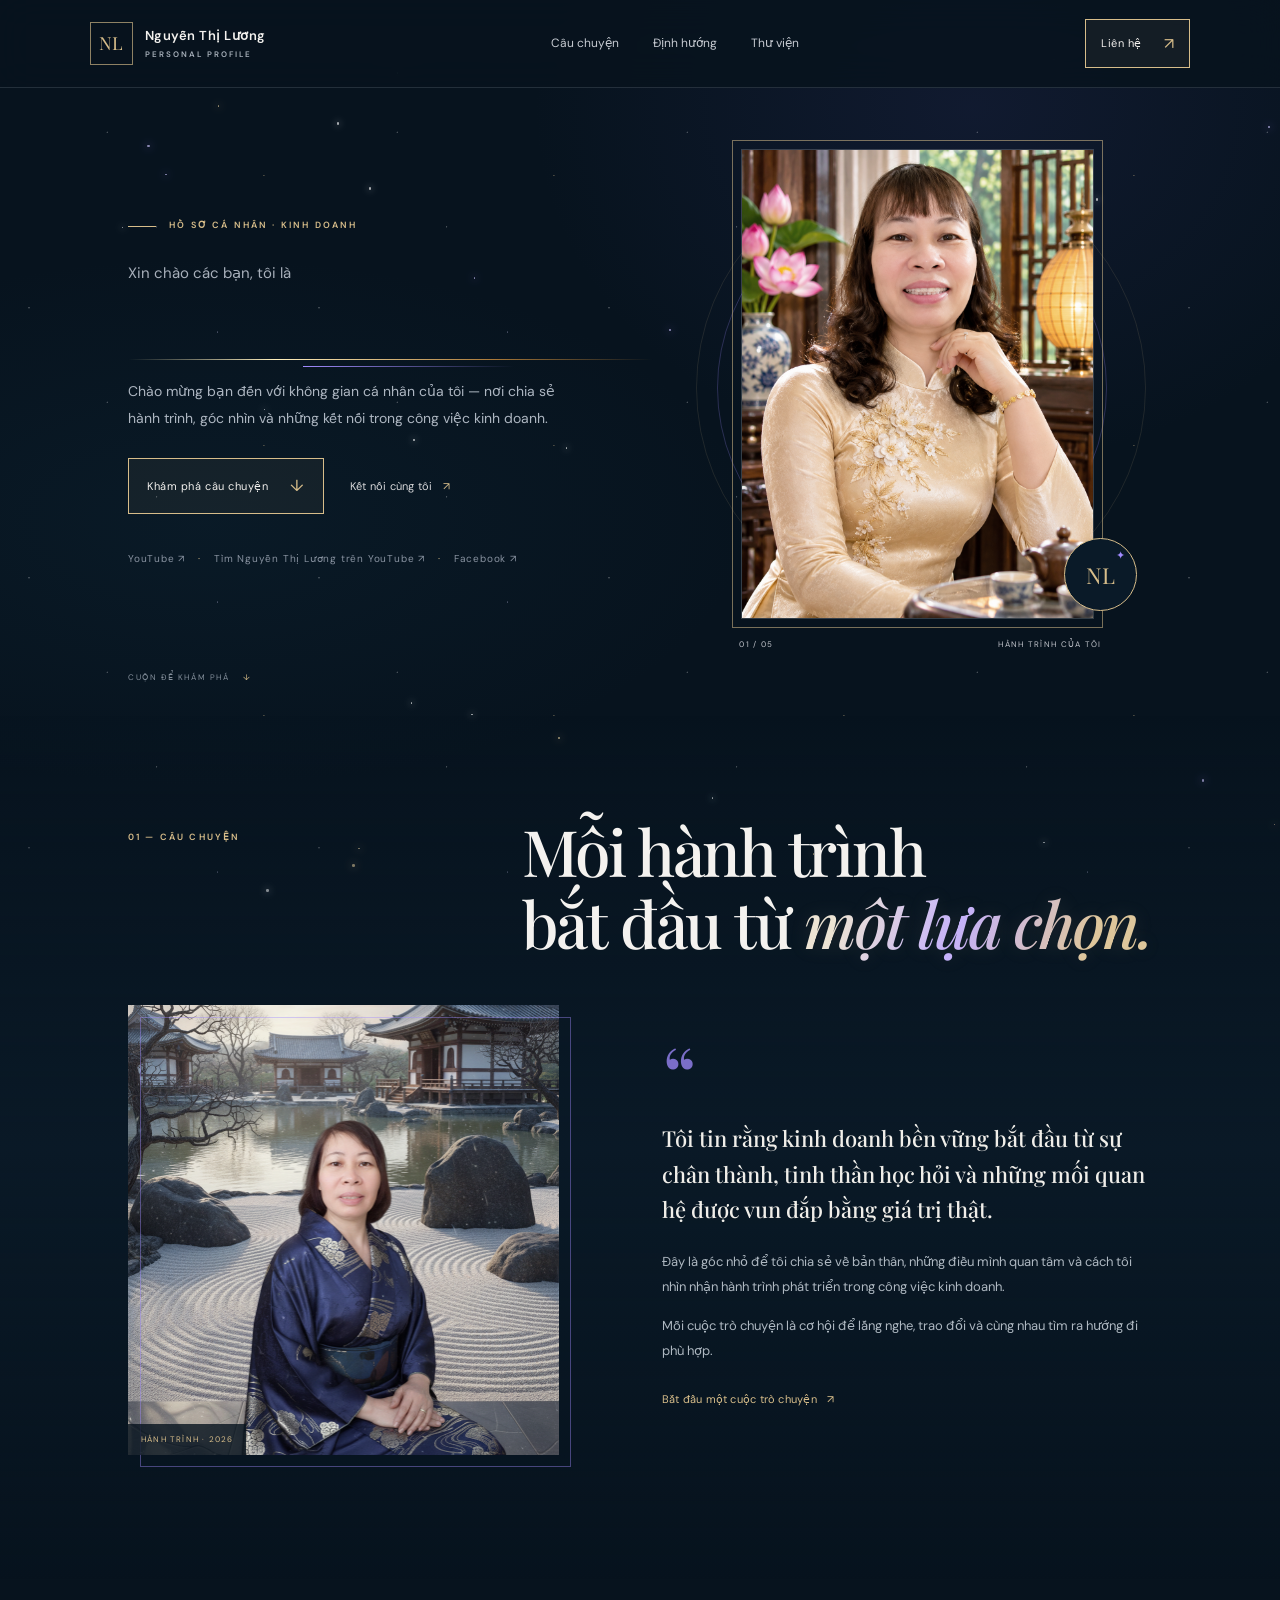
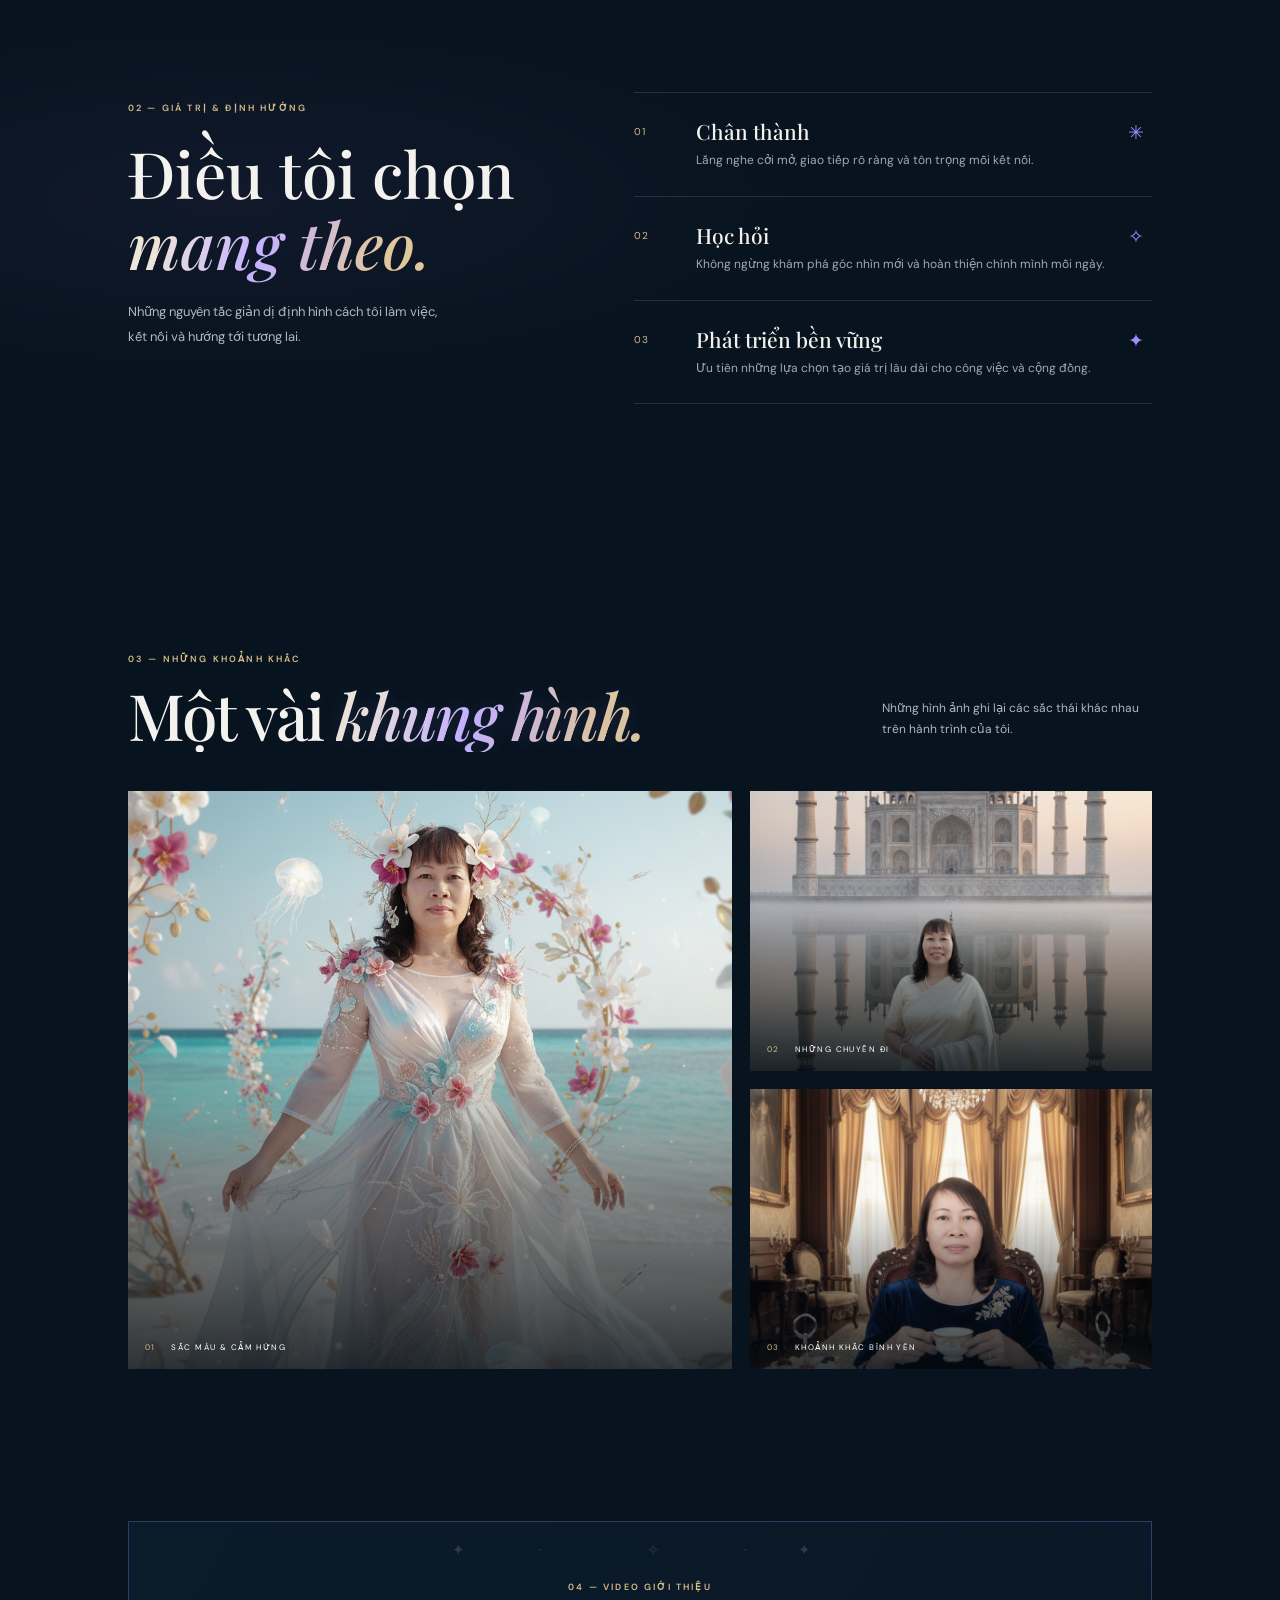
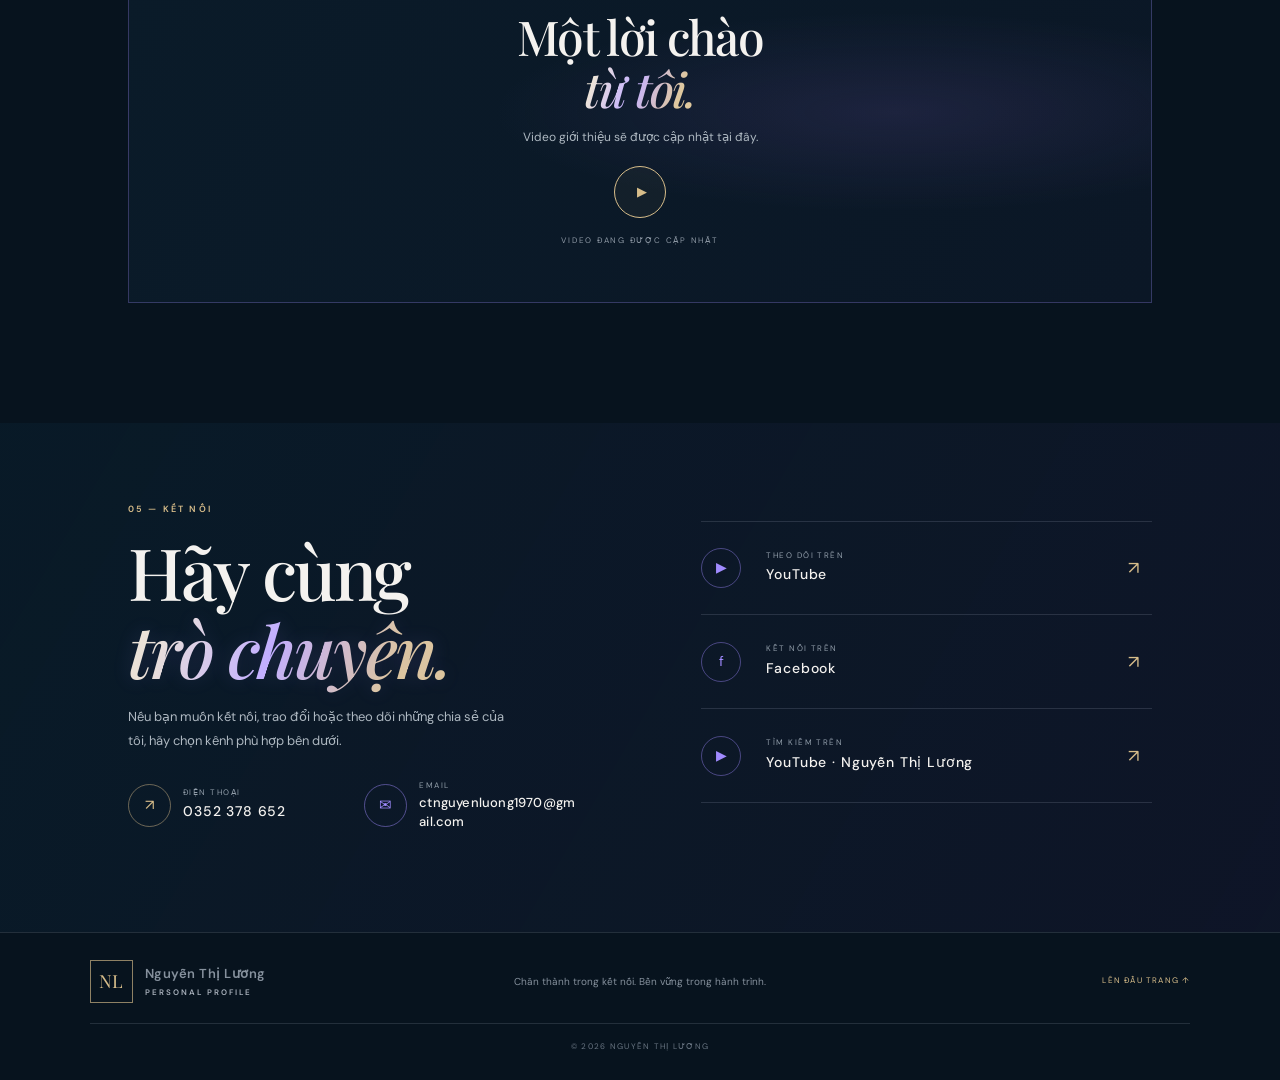
<file: index.html>
<!doctype html>
<html lang="vi">
<head>
  <meta charset="utf-8">
  <meta name="viewport" content="width=device-width, initial-scale=1">
  <meta name="theme-color" content="#07131e">
  <meta name="description" content="Nguyễn Thị Lương — hồ sơ cá nhân và hành trình kinh doanh, kết nối và phát triển.">
  <title>Nguyễn Thị Lương — Profile cá nhân</title>
  <link rel="canonical" href="https://nguyen-thi-luong-profile.pages.dev/">
  <link rel="icon" type="image/svg+xml" href="favicon.svg">
  <meta property="og:type" content="website">
  <meta property="og:locale" content="vi_VN">
  <meta property="og:url" content="https://nguyen-thi-luong-profile.pages.dev/">
  <meta property="og:title" content="Nguyễn Thị Lương — Profile cá nhân">
  <meta property="og:description" content="Nguyễn Thị Lương — hồ sơ cá nhân và hành trình kinh doanh, kết nối và phát triển.">
  <meta property="og:image" content="https://nguyen-thi-luong-profile.pages.dev/assets/uploads/3a712363-b725-4e01-b03d-0d383d62de1e.png">
  <meta property="og:image:alt" content="Chân dung chị Nguyễn Thị Lương mặc áo dài vàng kem bên hoa sen">
  <meta name="twitter:card" content="summary_large_image">
  <meta name="twitter:title" content="Nguyễn Thị Lương — Profile cá nhân">
  <meta name="twitter:description" content="Nguyễn Thị Lương — hồ sơ cá nhân và hành trình kinh doanh, kết nối và phát triển.">
  <meta name="twitter:image" content="https://nguyen-thi-luong-profile.pages.dev/assets/uploads/3a712363-b725-4e01-b03d-0d383d62de1e.png">
  <link rel="preconnect" href="https://fonts.googleapis.com">
  <link rel="preconnect" href="https://fonts.gstatic.com" crossorigin>
  <link href="https://fonts.googleapis.com/css2?family=DM+Sans:wght@400;500;600;700&family=Playfair+Display:wght@500;600;700&display=swap" rel="stylesheet">
  <link rel="stylesheet" href="styles.css">
</head>
<body>
  <div class="sky" aria-hidden="true" data-meteors="12" data-stars="36"><i></i><i></i><i></i><i></i><i></i><i></i><i></i><i></i><i></i><i></i><i></i><i></i></div>
  <header class="header">
    <a class="brand" href="#home" aria-label="Nguyễn Thị Lương, về đầu trang"><span class="monogram">NL</span><span class="brand-name">Nguyễn Thị Lương<small>PERSONAL PROFILE</small></span></a>
    <nav class="nav" aria-label="Điều hướng chính"><a href="#story">Câu chuyện</a><a href="#values">Định hướng</a><a href="#gallery">Thư viện</a></nav>
    <a class="button button-small" href="#contact">Liên hệ <span>↗</span></a>
  </header>
  <main>
    <section class="hero section" id="home">
      <div class="hero-copy"><p class="eyebrow"><span class="eyebrow-line"></span> HỒ SƠ CÁ NHÂN · KINH DOANH</p>
        <p class="hello">Xin chào, tôi là</p><h1>Nguyễn <em>Thị Lương</em></h1>
        <p class="hero-lede">Chào mừng bạn đến với không gian cá nhân của tôi — nơi chia sẻ hành trình, góc nhìn và những kết nối trong công việc kinh doanh.</p>
        <div class="hero-actions"><a class="button" href="#story">Khám phá câu chuyện <span>↓</span></a><a class="text-link" href="#contact">Kết nối cùng tôi <span>↗</span></a></div>
        <div class="hero-social"><a href="https://www.youtube.com/@L%C6%B0%C6%A1ngNguy%E1%BB%85n-y2s3q" target="_blank" rel="noopener noreferrer">YouTube <span>↗</span></a><b>·</b><a href="https://www.youtube.com/results?search_query=Nguy%E1%BB%85n+Th%E1%BB%8B+L%C6%B0%C6%A1ng" target="_blank" rel="noopener noreferrer">Tìm Nguyễn Thị Lương trên YouTube <span>↗</span></a><b>·</b><a href="https://www.facebook.com/share/1F33MwcFfR/" target="_blank" rel="noopener noreferrer">Facebook <span>↗</span></a></div>
      </div>
      <div class="hero-visual"><div class="portrait-frame"><img src="assets/portrait-city.png" alt="Chân dung chị Nguyễn Thị Lương trong không gian thành phố buổi tối" fetchpriority="high"><span class="frame-corner"></span></div><div class="orbit orbit-one"></div><div class="orbit orbit-two"></div><div class="image-caption"><span>01 / 05</span><span>HÀNH TRÌNH CỦA TÔI</span></div><div class="hero-stamp">NL<span>✦</span></div></div>
      <div class="scroll-note">CUỘN ĐỂ KHÁM PHÁ <span>↓</span></div>
    </section>
    <section class="intro section" id="story">
      <div class="section-heading"><p class="eyebrow">01 — CÂU CHUYỆN</p><h2>Mỗi hành trình<br>bắt đầu từ <em>một lựa chọn.</em></h2></div>
      <div class="story-grid"><div class="story-image"><img src="assets/portrait-garden.png" alt="Chị Nguyễn Thị Lương trong khu vườn Nhật" loading="lazy"><span class="image-index">HÀNH TRÌNH · 2026</span></div><div class="story-copy"><span class="quote-mark">“</span><p class="story-lead">Tôi tin rằng kinh doanh bền vững bắt đầu từ sự chân thành, tinh thần học hỏi và những mối quan hệ được vun đắp bằng giá trị thật.</p><p>Đây là góc nhỏ để tôi chia sẻ về bản thân, những điều mình quan tâm và cách tôi nhìn nhận hành trình phát triển trong công việc kinh doanh.</p><p>Mỗi cuộc trò chuyện là cơ hội để lắng nghe, trao đổi và cùng nhau tìm ra hướng đi phù hợp.</p><a class="text-link" href="#contact">Bắt đầu một cuộc trò chuyện <span>↗</span></a></div></div>
    </section>
    <section class="values section" id="values"><div class="values-top"><p class="eyebrow">02 — GIÁ TRỊ & ĐỊNH HƯỚNG</p><h2>Điều tôi chọn<br><em>mang theo.</em></h2><p class="values-intro">Những nguyên tắc giản dị định hình cách tôi làm việc, kết nối và hướng tới tương lai.</p></div><div class="value-list"><article class="value-card"><span class="value-no">01</span><div><h3>Chân thành</h3><p>Lắng nghe cởi mở, giao tiếp rõ ràng và tôn trọng mỗi kết nối.</p></div><span class="value-symbol">✳</span></article><article class="value-card"><span class="value-no">02</span><div><h3>Học hỏi</h3><p>Không ngừng khám phá góc nhìn mới và hoàn thiện chính mình mỗi ngày.</p></div><span class="value-symbol">✧</span></article><article class="value-card"><span class="value-no">03</span><div><h3>Phát triển bền vững</h3><p>Ưu tiên những lựa chọn tạo giá trị lâu dài cho công việc và cộng đồng.</p></div><span class="value-symbol">✦</span></article></div></section>
    <section class="gallery section" id="gallery"><div class="gallery-head"><div><p class="eyebrow">03 — NHỮNG KHOẢNH KHẮC</p><h2>Một vài <em>khung hình.</em></h2></div><p>Những hình ảnh ghi lại các sắc thái khác nhau trên hành trình của tôi.</p></div><div class="gallery-grid"><figure class="gallery-item gallery-wide"><img src="assets/portrait-bloom.png" alt="Chị Lương giữa khung cảnh biển và hoa" loading="lazy"><figcaption><span>01</span> SẮC MÀU & CẢM HỨNG</figcaption></figure><figure class="gallery-item"><img src="assets/portrait-taj.png" alt="Chị Lương trong trang phục truyền thống trước Taj Mahal" loading="lazy"><figcaption><span>02</span> NHỮNG CHUYẾN ĐI</figcaption></figure><figure class="gallery-item"><img src="assets/portrait-tea.png" alt="Chị Lương trong khoảnh khắc thưởng trà" loading="lazy"><figcaption><span>03</span> KHOẢNH KHẮC BÌNH YÊN</figcaption></figure></div></section>
    <section class="video-section section"><div class="video-card"><div class="video-stars" aria-hidden="true">✦　 ·　　 ✧　　·　✦</div><p class="eyebrow">04 — VIDEO GIỚI THIỆU</p><h2>Một lời chào<br><em>từ tôi.</em></h2><p>Video giới thiệu sẽ được cập nhật tại đây.</p><div class="play-button" aria-label="Video chưa được cung cấp">▶</div><span class="video-note">VIDEO ĐANG ĐƯỢC CẬP NHẬT</span></div></section>
    <section class="connect section" id="contact"><div class="connect-copy"><p class="eyebrow">05 — KẾT NỐI</p><h2>Hãy cùng<br><em>trò chuyện.</em></h2><p>Nếu bạn muốn kết nối, trao đổi hoặc theo dõi những chia sẻ của tôi, hãy chọn kênh phù hợp bên dưới.</p><div class="contact-methods"><a class="phone-link contact-method" href="tel:+84352378652"><span class="phone-icon" aria-hidden="true">↗</span><span><small>ĐIỆN THOẠI</small><strong>0352 378 652</strong></span></a><a class="email-link contact-method" href="mailto:ctnguyenluong1970@gmail.com"><span class="email-icon" aria-hidden="true">✉</span><span><small>EMAIL</small><strong>ctnguyenluong1970@gmail.com</strong></span></a></div></div><div class="connect-links"><a class="channel-card" href="https://www.youtube.com/@L%C6%B0%C6%A1ngNguy%E1%BB%85n-y2s3q" target="_blank" rel="noopener noreferrer"><span class="channel-icon">▶</span><span><small>THEO DÕI TRÊN</small><strong>YouTube</strong></span><span class="arrow">↗</span></a><a class="channel-card" href="https://www.facebook.com/share/1F33MwcFfR/" target="_blank" rel="noopener noreferrer"><span class="channel-icon">f</span><span><small>KẾT NỐI TRÊN</small><strong>Facebook</strong></span><span class="arrow">↗</span></a><a class="channel-card" href="https://www.youtube.com/results?search_query=Nguy%E1%BB%85n+Th%E1%BB%8B+L%C6%B0%C6%A1ng" target="_blank" rel="noopener noreferrer"><span class="channel-icon">▶</span><span><small>TÌM KIẾM TRÊN</small><strong>YouTube · Nguyễn Thị Lương</strong></span><span class="arrow">↗</span></a></div></section>
  </main>
  <footer class="footer"><a class="brand" href="#home"><span class="monogram">NL</span><span class="brand-name">Nguyễn Thị Lương<small>PERSONAL PROFILE</small></span></a><span>Chân thành trong kết nối. Bền vững trong hành trình.</span><a href="#home" class="back-top">LÊN ĐẦU TRANG ↑</a><small class="copyright">© 2026 NGUYỄN THỊ LƯƠNG</small></footer>
  <script src="script.js" defer></script>
<script>
/* ================================================================
   NOI DU LIEU NOI DUNG VAO TRANG  (them vao 2026-11-10)
   Trang doc file data/du-lieu-noi-dung.json (sua qua trang quan tri
   /admin) roi dien noi dung vao dung cac vi tri tren trang.
   Khung trang, kieu dang va noi dung cung ban dau giu nguyen:
   neu doc du lieu loi, trang van hien dung nhu ban goc.
   ================================================================ */
(function () {
  function $(s, r) { return (r || document).querySelector(s); }
  function $$(s, r) { return Array.prototype.slice.call((r || document).querySelectorAll(s)); }
  function dat(el, v) { if (el && typeof v === 'string') el.textContent = v; }
  function datNutDau(el, v) { // dat chu cho nut co kem mui ten <span> o cuoi
    if (!el || typeof v !== 'string') return;
    for (var i = 0; i < el.childNodes.length; i++) {
      if (el.childNodes[i].nodeType === 3) { el.childNodes[i].nodeValue = v; return; }
    }
    el.insertBefore(document.createTextNode(v), el.firstChild);
  }
  function esc(s) { var d = document.createElement('div'); d.textContent = s || ''; return d.innerHTML; }
  function tieuDe2Dong(el, d1, d2, d2n) { // "dong 1 <br> dong 2 <em>phan nghieng</em>"
    if (!el) return;
    var html = esc(d1) + '<br>' + esc(d2);
    if (d2n) html += ' <em>' + esc(d2n) + '</em>';
    el.innerHTML = html;
  }
  function tieuDeNghieng(el, d1, dn) { // "dong 1 <br><em>nghieng</em>"
    if (!el) return;
    el.innerHTML = esc(d1) + '<br><em>' + esc(dn) + '</em>';
  }
  function tieuDeCungDong(el, d1, dn) { // "chuong <em>nghieng</em>" cung mot dong
    if (!el) return;
    el.innerHTML = esc(d1) + ' <em>' + esc(dn) + '</em>';
  }

  fetch('data/du-lieu-noi-dung.json', { cache: 'no-cache' })
    .then(function (r) { if (!r.ok) throw new Error('khong doc duoc du lieu'); return r.json(); })
    .then(function (d) {
      var chung = d.thong_tin_chung || {}, dau = d.dau_trang || {}, gt = d.gioi_thieu || {},
          mxh = d.mang_xa_hoi || {}, cc = d.cau_chuyen || {}, gtr = d.gia_tri || {},
          tv = d.thu_vien || {}, vd = d.video || {}, lh = d.lien_he || {}, ct = d.chan_trang || {};

      /* --- Thong tin chung --- */
      if (chung.tieu_de_tab) document.title = chung.tieu_de_tab;
      var meta = $('meta[name="description"]');
      if (meta && chung.mo_ta_trang) meta.setAttribute('content', chung.mo_ta_trang);
      $$('.monogram').forEach(function (el) { dat(el, chung.chu_viet_tat); });
      $$('.brand-name').forEach(function (el) {
        datNutDau(el, chung.ten_hien_thi);
        dat($('small', el), chung.dong_phu_ten);
      });

      /* --- Dau trang --- */
      var nav = $$('.nav a');
      dat(nav[0], dau.nhan_cau_chuyen); dat(nav[1], dau.nhan_dinh_huong); dat(nav[2], dau.nhan_thu_vien);
      datNutDau($('.header .button-small'), (dau.nut_lien_he || '') + ' ');

      /* --- Gioi thieu --- */
      var eyebrow = $('.hero .eyebrow');
      if (eyebrow && gt.dong_nho_tren) {
        for (var i = eyebrow.childNodes.length - 1; i >= 0; i--) {
          if (eyebrow.childNodes[i].nodeType === 3) { eyebrow.childNodes[i].nodeValue = ' ' + gt.dong_nho_tren; break; }
        }
      }
      dat($('.hello'), gt.loi_chao);
      var h1 = $('.hero h1');
      if (h1 && (gt.ten_dong_1 || gt.ten_dong_2)) {
        // Dung lai tieu de dang chu tho roi bao cho hieu ung tach chu (trong
        // script.js) tach lai theo ten moi.
        h1.innerHTML = esc(gt.ten_dong_1 || '') + ' <em>' + esc(gt.ten_dong_2 || '') + '</em>';
        document.dispatchEvent(new Event('noidung:capnhat-tieu-de'));
      }
      dat($('.hero-lede'), gt.doan_mo_dau);
      datNutDau($('.hero-actions .button'), (gt.nut_chinh || '') + ' ');
      datNutDau($('.hero-actions .text-link'), (gt.nut_phu || '') + ' ');
      var heroImg = $('.portrait-frame img');
      if (heroImg && gt.anh_chan_dung) {
        heroImg.setAttribute('src', gt.anh_chan_dung);
        if (gt.mo_ta_anh_chan_dung) heroImg.setAttribute('alt', gt.mo_ta_anh_chan_dung);
      }
      var caption = $$('.image-caption span');
      dat(caption[1], gt.ghi_chu_duoi_anh);

      /* --- Mang xa hoi o phan gioi thieu --- */
      var social = $$('.hero-social a');
      if (social[0] && mxh.link_youtube) social[0].setAttribute('href', mxh.link_youtube);
      if (social[1]) {
        if (mxh.link_tim_youtube) social[1].setAttribute('href', mxh.link_tim_youtube);
        datNutDau(social[1], (mxh.nhan_tim_youtube || '') + ' ');
      }
      if (social[2] && mxh.link_facebook) social[2].setAttribute('href', mxh.link_facebook);

      /* --- Cau chuyen --- */
      dat($('#story .eyebrow'), cc.nhan_muc);
      tieuDe2Dong($('#story .section-heading h2'), cc.tieu_de_dong_1, cc.tieu_de_dong_2, cc.tieu_de_dong_2_nghieng);
      var storyImg = $('.story-image img');
      if (storyImg && cc.anh) {
        storyImg.setAttribute('src', cc.anh);
        if (cc.mo_ta_anh) storyImg.setAttribute('alt', cc.mo_ta_anh);
      }
      dat($('.image-index'), cc.chu_thich_anh);
      dat($('.story-lead'), cc.doan_noi_bat);
      var ps = $$('.story-copy p');
      dat(ps[1], cc.doan_2); dat(ps[2], cc.doan_3);
      datNutDau($('#story .text-link'), (cc.nut_lien_he || '') + ' ');

      /* --- Gia tri & dinh huong --- */
      dat($('#values .eyebrow'), gtr.nhan_muc);
      tieuDeNghieng($('#values .values-top h2'), gtr.tieu_de_dong_1, gtr.tieu_de_dong_2_nghieng);
      dat($('.values-intro'), gtr.doan_mo_dau);
      $$('.value-card').forEach(function (card, i) {
        var item = (gtr.danh_sach || [])[i];
        if (!item) return;
        dat($('h3', card), item.tieu_de);
        dat($('p', card), item.mo_ta);
        dat($('.value-symbol', card), item.ky_hieu);
      });

      /* --- Thu vien anh --- */
      dat($('#gallery .eyebrow'), tv.nhan_muc);
      tieuDeCungDong($('#gallery .gallery-head h2'), tv.tieu_de_dong_1, tv.tieu_de_nghieng);
      dat($('#gallery .gallery-head > p'), tv.doan_mo_dau);
      var anhTV = [tv.anh_1, tv.anh_2, tv.anh_3];
      $$('.gallery-item').forEach(function (fig, i) {
        var a = anhTV[i];
        if (!a) return;
        var img = $('img', fig);
        if (img && a.duong_dan) {
          img.setAttribute('src', a.duong_dan);
          if (a.mo_ta_anh) img.setAttribute('alt', a.mo_ta_anh);
        }
        var cap = $('figcaption', fig);
        if (cap && a.chu_thich) {
          for (var j = cap.childNodes.length - 1; j >= 0; j--) {
            if (cap.childNodes[j].nodeType === 3) { cap.childNodes[j].nodeValue = ' ' + a.chu_thich; break; }
          }
        }
      });

      /* --- Video gioi thieu --- */
      dat($('.video-card .eyebrow'), vd.nhan_muc);
      tieuDeNghieng($('.video-card h2'), vd.tieu_de_dong_1, vd.tieu_de_dong_2_nghieng);
      dat($('.video-card > p:not(.eyebrow)'), vd.doan_gioi_thieu);
      if (vd.video_youtube_id) {
        var card = $('.video-card');
        var wrap = document.createElement('div');
        wrap.className = 'video-embed';
        var style = document.createElement('style');
        style.textContent = '.video-embed{max-width:720px;margin:18px auto 6px;aspect-ratio:16/9}.video-embed iframe{width:100%;height:100%;border:0;border-radius:10px;display:block}';
        document.head.appendChild(style);
        var iframe = document.createElement('iframe');
        iframe.setAttribute('src', 'https://www.youtube-nocookie.com/embed/' + encodeURIComponent(vd.video_youtube_id));
        iframe.setAttribute('title', 'Video giới thiệu');
        iframe.setAttribute('loading', 'lazy');
        iframe.setAttribute('allow', 'accelerometer; autoplay; clipboard-write; encrypted-media; gyroscope; picture-in-picture; web-share');
        iframe.setAttribute('allowfullscreen', '');
        wrap.appendChild(iframe);
        var play = $('.play-button', card), note = $('.video-note', card);
        if (play) { play.style.display = 'none'; card.insertBefore(wrap, play); }
        else card.appendChild(wrap);
        if (note) note.style.display = 'none';
      }

      /* --- Lien he --- */
      dat($('#contact .eyebrow'), lh.nhan_muc);
      tieuDeNghieng($('#contact .connect-copy h2'), lh.tieu_de_dong_1, lh.tieu_de_dong_2_nghieng);
      dat($('.connect-copy > p:not(.eyebrow)'), lh.doan_mo_dau);
      var phone = $('.phone-link');
      if (phone) {
        if (lh.so_dien_thoai_goi) phone.setAttribute('href', 'tel:' + lh.so_dien_thoai_goi);
        dat($('strong', phone), lh.so_dien_thoai_hien_thi);
      }
      var email = $('.email-link');
      if (email) {
        if (lh.email) { email.setAttribute('href', 'mailto:' + lh.email); dat($('strong', email), lh.email); }
        else email.style.display = 'none';
      }
      var cards = $$('.channel-card');
      if (cards[0]) { if (mxh.link_youtube) cards[0].setAttribute('href', mxh.link_youtube); dat($('strong', cards[0]), lh.nhan_the_youtube); }
      if (cards[1]) { if (mxh.link_facebook) cards[1].setAttribute('href', mxh.link_facebook); dat($('strong', cards[1]), lh.nhan_the_facebook); }
      if (cards[2]) { if (mxh.link_tim_youtube) cards[2].setAttribute('href', mxh.link_tim_youtube); dat($('strong', cards[2]), lh.nhan_the_tim_youtube); }

      /* --- Chan trang --- */
      dat($('.footer > span'), ct.dong_giua);
      dat($('.copyright'), ct.dong_ban_quyen);
    })
    .catch(function () { /* Doc du lieu loi: giu nguyen noi dung goc cua trang. */ });
})();
</script>

</body>
</html>
</file>
<file: styles.css>
:root{--bg:#07131e;--bg2:#0a1a28;--panel:#0c1e2d;--white:#f4f2ef;--muted:#a8b0bb;--gold:#d7bd8a;--purple:#a18bff;--line:rgba(201,210,225,.15);--serif:'Playfair Display',Georgia,serif;--sans:'DM Sans',Arial,sans-serif}*{box-sizing:border-box}html{scroll-behavior:smooth;scroll-padding-top:88px}body{margin:0;background:var(--bg);color:var(--white);font-family:var(--sans);font-size:15px;line-height:1.7;overflow-x:hidden}a{color:inherit;text-decoration:none}img{display:block;width:100%;height:100%;object-fit:cover}.sky{position:fixed;inset:0;pointer-events:none;z-index:-1;overflow:hidden;background:radial-gradient(ellipse at 76% 12%,rgba(52,52,112,.21),transparent 32%),radial-gradient(ellipse at 16% 58%,rgba(26,73,97,.13),transparent 36%),var(--bg)}.sky:before{content:"";position:absolute;inset:0;background-image:radial-gradient(1px 1px at 10% 14%,#fff9 45%,transparent),radial-gradient(1px 1px at 75% 23%,#d9d4ff99 45%,transparent),radial-gradient(1px 1px at 37% 49%,#fff8 45%,transparent),radial-gradient(1px 1px at 91% 65%,#d7bd8aaa 45%,transparent),radial-gradient(1px 1px at 54% 84%,#fff8 45%,transparent);background-size:290px 270px;opacity:.48}.sky i{position:absolute;width:100px;height:1px;background:linear-gradient(90deg,transparent,#bbadff,transparent);transform:rotate(-35deg);opacity:0;animation:meteor 9s linear infinite}.sky i:nth-child(1){top:17%;left:65%;animation-delay:1s}.sky i:nth-child(2){top:44%;left:13%;animation-delay:4s}.sky i:nth-child(3){top:68%;left:81%;animation-delay:7s}.sky i:nth-child(4){top:31%;left:38%;animation-delay:9s}.sky i:nth-child(n+5){display:none}@keyframes meteor{0%,90%,100%{opacity:0;transform:translate(0,0) rotate(-35deg)}92%{opacity:.8}98%{opacity:0;transform:translate(-180px,110px) rotate(-35deg)}}.header{height:88px;padding:0 clamp(22px,7vw,112px);display:flex;align-items:center;justify-content:space-between;border-bottom:1px solid var(--line);position:sticky;top:0;z-index:20;background:rgba(7,19,30,.86);backdrop-filter:blur(18px)}.brand{display:flex;align-items:center;gap:12px}.monogram{display:grid;place-items:center;width:43px;height:43px;border:1px solid rgba(215,189,138,.65);color:var(--gold);font-family:var(--serif);font-size:18px}.brand-name{font-size:13px;letter-spacing:.04em;font-weight:600;line-height:1.25}.brand-name small{display:block;color:var(--muted);font-size:8px;letter-spacing:.25em;margin-top:5px}.nav{display:flex;gap:34px;color:#c7cbd2;font-size:12px}.nav a:hover,.text-link:hover,.hero-social a:hover{color:var(--gold)}.button{display:inline-flex;align-items:center;gap:22px;border:1px solid var(--gold);color:var(--white);padding:13px 18px;font-size:11px;letter-spacing:.05em;transition:.25s;background:rgba(215,189,138,.06)}.button:hover{background:var(--gold);color:#111923;box-shadow:0 0 28px #d7bd8a40}.button span{color:var(--gold);font-size:16px}.button:hover span{color:#111923}.button-small{padding:10px 15px}.section{padding-left:clamp(24px,10vw,160px);padding-right:clamp(24px,10vw,160px);position:relative}.hero{min-height:690px;display:grid;grid-template-columns:1fr .85fr;align-items:center;gap:8%;padding-top:58px;padding-bottom:100px}.eyebrow{font-size:9px;letter-spacing:.24em;color:var(--gold);font-weight:600}.eyebrow-line{display:inline-block;width:28px;height:1px;background:var(--gold);vertical-align:middle;margin-right:9px}.hello{color:var(--muted);margin:36px 0 0;font-size:15px}.hero h1{font:500 clamp(57px,7.7vw,106px)/.98 var(--serif);letter-spacing:-.055em;margin:8px 0 20px}.hero h1 em,h2 em{font-weight:500;color:transparent;background:linear-gradient(110deg,#eee6d7 12%,#c5b2ff 45%,#dfc89d 82%);background-clip:text;-webkit-background-clip:text;position:relative}.hero h1 em:after{content:"";position:absolute;left:0;right:0;bottom:-9px;height:1px;background:linear-gradient(90deg,var(--purple),transparent)}.hero-lede{max-width:440px;color:#adb6c1;font-size:14px;line-height:1.9;margin:36px 0 27px}.hero-actions{display:flex;align-items:center;gap:26px;flex-wrap:wrap}.text-link{font-size:11px;color:#d8d8da;letter-spacing:.02em}.text-link span{color:var(--gold);margin-left:7px}.hero-social{display:flex;flex-wrap:wrap;gap:13px;align-items:center;margin-top:54px;color:#8993a1;font-size:10px;letter-spacing:.08em}.hero-social b{color:var(--gold);font-weight:400}.hero-visual{height:auto;position:relative;max-width:405px;justify-self:end;width:100%;margin-right:3%}.portrait-frame{position:relative;inset:auto;margin:18px 34px 24px 15px;padding:9px;border:1px solid rgba(215,189,138,.55);z-index:1}.portrait-frame:before{content:"";position:absolute;inset:8px;border:1px solid rgba(255,255,255,.18);z-index:2;pointer-events:none}.portrait-frame img{object-position:50% 43%;filter:saturate(.85)}.orbit{position:absolute;border:1px solid rgba(161,139,255,.24);border-radius:50%;width:390px;height:390px;left:0;top:45px}.orbit-two{width:450px;height:450px;left:-30px;top:15px;border-color:rgba(215,189,138,.12)}.image-caption{position:absolute;bottom:0;left:22px;right:36px;display:flex;justify-content:space-between;color:#c1c4cb;font-size:8px;letter-spacing:.16em}.hero-stamp{position:absolute;right:0;bottom:41px;z-index:3;width:73px;height:73px;border-radius:50%;background:var(--bg2);border:1px solid var(--gold);display:grid;place-items:center;font:22px var(--serif);color:var(--gold)}.hero-stamp span{position:absolute;right:11px;top:9px;font:11px var(--sans);color:var(--purple)}.scroll-note{position:absolute;bottom:30px;left:clamp(24px,10vw,160px);font-size:8px;letter-spacing:.2em;color:#85909c}.scroll-note span{color:var(--gold);margin-left:10px}.intro{padding-top:100px;padding-bottom:125px;background:linear-gradient(180deg,transparent,rgba(12,30,45,.57),transparent)}.section-heading{display:flex;justify-content:space-between;align-items:end;margin-bottom:47px}.section-heading .eyebrow{align-self:start;margin-top:15px}.section h2{font:500 clamp(38px,5vw,66px)/1.12 var(--serif);letter-spacing:-.035em;margin:0}.story-grid{display:grid;grid-template-columns:.88fr 1fr;gap:10%;align-items:center}.story-image{height:450px;position:relative}.story-image:before{content:"";position:absolute;inset:12px -12px -12px 12px;border:1px solid rgba(161,139,255,.42);z-index:-0}.story-image img{object-position:center 34%}.image-index{position:absolute;bottom:0;left:0;background:rgba(7,19,30,.8);padding:9px 13px;color:var(--gold);font-size:8px;letter-spacing:.15em}.story-copy{max-width:500px;position:relative}.quote-mark{color:var(--purple);font:84px/.6 var(--serif);opacity:.75}.story-copy p{color:#aeb8c1;font-size:13px;line-height:1.95}.story-copy .story-lead{font:500 22px/1.6 var(--serif);color:#f0eee9;margin:4px 0 22px}.story-copy .text-link{display:inline-block;margin-top:14px;color:var(--gold)}.values{padding-top:112px;padding-bottom:124px;display:grid;grid-template-columns:.78fr 1fr;gap:10%;background:radial-gradient(ellipse at 18% 40%,rgba(65,55,104,.18),transparent 42%)}.values-top h2{margin:20px 0}.values-intro{color:#aeb8c1;font-size:13px;max-width:310px;line-height:1.9}.value-list{border-top:1px solid var(--line);align-self:center}.value-card{display:grid;grid-template-columns:44px 1fr 24px;gap:18px;align-items:start;padding:24px 0;border-bottom:1px solid var(--line)}.value-no{font-size:10px;color:var(--gold);letter-spacing:.1em;padding-top:6px}.value-card h3{font:500 21px var(--serif);margin:0 0 5px}.value-card p{font-size:12px;color:#9ea9b4;margin:0;line-height:1.8}.value-symbol{color:var(--purple);font-size:19px}.gallery{padding-top:115px;padding-bottom:130px}.gallery-head{display:flex;justify-content:space-between;align-items:end;margin-bottom:40px}.gallery-head h2{font:500 clamp(38px,5vw,64px)/1.12 var(--serif);margin:12px 0 0}.gallery-head>p{color:#aeb8c1;max-width:270px;font-size:12px}.gallery-grid{display:grid;grid-template-columns:1.2fr .8fr;grid-template-rows:280px 280px;gap:18px}.gallery-item{margin:0;position:relative;overflow:hidden;background:var(--panel)}.gallery-item img{transition:transform .7s;filter:saturate(.78)}.gallery-item:hover img{transform:scale(1.035)}.gallery-wide{grid-row:span 2}.gallery-item:after{content:"";position:absolute;inset:40% 0 0;background:linear-gradient(transparent,rgba(2,10,17,.8))}.gallery-item figcaption{position:absolute;z-index:2;bottom:15px;left:17px;color:white;font-size:8px;letter-spacing:.18em}.gallery-item figcaption span{color:var(--gold);margin-right:12px}.gallery-wide img{object-position:center 36%}.video-section{padding-top:22px;padding-bottom:120px}.video-card{min-height:360px;border:1px solid rgba(161,139,255,.28);background:radial-gradient(ellipse at 75% 50%,rgba(111,83,167,.18),transparent 37%),linear-gradient(120deg,#0a1b29,#0b1726);text-align:center;padding:50px 24px;position:relative;overflow:hidden}.video-stars{position:absolute;top:16px;left:0;width:100%;color:#c2b4ff33;letter-spacing:18px}.video-card .eyebrow{margin:8px 0 16px}.video-card h2{font:500 48px/1.08 var(--serif);margin:0 0 11px}.video-card>p:not(.eyebrow){color:#aeb8c1;font-size:12px}.play-button{width:52px;height:52px;margin:19px auto 8px;border:1px solid var(--gold);border-radius:50%;display:grid;place-items:center;color:var(--gold);font-size:13px;padding-left:3px;background:#d7bd8a0a}.video-note{color:#8d98a4;font-size:8px;letter-spacing:.22em}.connect{padding-top:70px;padding-bottom:100px;display:grid;grid-template-columns:1fr 1fr;gap:12%;background:linear-gradient(120deg,rgba(10,29,43,.75),rgba(19,23,45,.63))}.connect-copy h2{font:500 clamp(44px,5.8vw,72px)/1.08 var(--serif);margin:16px 0}.connect-copy>p:not(.eyebrow){color:#aeb8c1;font-size:13px;max-width:380px;line-height:1.9}.contact-methods{display:flex;align-items:stretch;flex-wrap:wrap;gap:14px 22px;margin-top:25px}.contact-method{display:flex;align-items:center;gap:12px;flex:1 1 200px;min-width:0;color:inherit;transition:color .2s}.contact-method:hover{color:var(--gold)}.phone-link{margin-top:0}.phone-icon,.email-icon{width:43px;height:43px;flex:0 0 43px;display:grid;place-items:center;border:1px solid rgba(215,189,138,.48);border-radius:50%;color:var(--gold)}.email-icon{border-color:rgba(161,139,255,.48);color:var(--purple);font-size:15px}.phone-link small,.email-link small,.channel-card small{display:block;color:#929eaa;font-size:8px;letter-spacing:.18em}.phone-link strong,.channel-card strong{font-size:14px;font-weight:500;letter-spacing:.06em}.email-link strong{display:block;font-size:13px;font-weight:500;letter-spacing:.015em;line-height:1.5;overflow-wrap:anywhere}.connect-links{align-self:center}.channel-card{min-height:94px;border-bottom:1px solid var(--line);display:grid;grid-template-columns:50px 1fr 24px;align-items:center;gap:15px;transition:.2s}.channel-card:first-child{border-top:1px solid var(--line)}.channel-card:hover{padding-left:8px;color:var(--gold)}.channel-icon{width:40px;height:40px;border:1px solid rgba(161,139,255,.42);display:grid;place-items:center;color:var(--purple);border-radius:50%;font-size:14px}.channel-card .arrow{font-size:18px;color:var(--gold)}.footer{padding:27px clamp(24px,7vw,112px);display:grid;grid-template-columns:1fr 1.4fr 1fr;align-items:center;gap:20px;border-top:1px solid var(--line);color:#86919d;font-size:10px}.footer>span{text-align:center}.back-top{text-align:right;font-size:8px;letter-spacing:.15em;color:var(--gold)}.copyright{grid-column:1/-1;border-top:1px solid var(--line);padding-top:16px;text-align:center;font-size:8px;letter-spacing:.16em;color:#687481}.reveal{opacity:0;transform:translateY(18px);transition:opacity .7s,transform .7s}.reveal.visible{opacity:1;transform:none}:focus-visible{outline:2px solid var(--gold);outline-offset:4px}
@media(max-width:850px){.header{padding:0 24px}.nav{gap:18px}.hero{padding-left:7vw;padding-right:7vw;gap:4%;min-height:630px}.hero-visual{height:auto;margin-right:0}.orbit{width:320px;height:320px}.orbit-two{width:370px;height:370px}.section{padding-left:7vw;padding-right:7vw}.scroll-note{left:7vw}.story-grid{gap:7%}.story-image{height:390px}.values{gap:6%}.footer{padding-left:24px;padding-right:24px}}@media(max-width:620px){html{scroll-padding-top:72px}.header{height:72px;padding:0 18px}.brand{gap:9px}.monogram{width:37px;height:37px;font-size:16px}.brand-name{font-size:11px}.nav{display:none}.button-small{padding:9px 12px;font-size:10px}.hero{display:flex;flex-direction:column;align-items:stretch;padding:60px 24px 78px;gap:34px}.hero-copy{order:1}.hero-visual{order:0;height:auto;width:min(100%,340px);align-self:center;margin:0}.portrait-frame{margin:12px 25px 22px 12px}.orbit{width:290px;height:290px;left:0;top:33px}.orbit-two{width:330px;height:330px;left:-20px;top:13px}.hero-stamp{width:60px;height:60px;right:4px;bottom:29px;font-size:18px}.image-caption{left:16px;right:24px;font-size:7px}.hello{margin-top:20px}.hero h1{font-size:66px}.hero-lede{margin:27px 0 22px;font-size:13px}.hero-social{margin-top:30px}.scroll-note{left:24px;bottom:23px}.section{padding-left:24px;padding-right:24px}.intro{padding-top:72px;padding-bottom:82px}.section-heading{display:block;margin-bottom:32px}.section-heading .eyebrow{margin:0 0 18px}.section h2{font-size:43px}.story-grid{grid-template-columns:1fr;gap:34px}.story-image{height:420px;width:88%;margin-left:4%}.story-copy .story-lead{font-size:20px}.values{padding-top:75px;padding-bottom:82px;grid-template-columns:1fr;gap:25px}.values-top h2{font-size:44px}.value-card{grid-template-columns:32px 1fr 20px;gap:12px;padding:20px 0}.value-card h3{font-size:19px}.gallery{padding-top:76px;padding-bottom:82px}.gallery-head{display:block;margin-bottom:28px}.gallery-head h2{font-size:42px}.gallery-head>p{margin-top:15px}.gallery-grid{grid-template-columns:1fr 1fr;grid-template-rows:300px 220px;gap:12px}.gallery-wide{grid-column:1/-1;grid-row:auto}.gallery-item figcaption{left:11px;font-size:7px}.gallery-item figcaption span{margin-right:6px}.video-section{padding-top:0;padding-bottom:80px}.video-card{min-height:330px;padding:42px 15px}.video-card h2{font-size:43px}.connect{padding-top:65px;padding-bottom:70px;grid-template-columns:1fr;gap:32px}.connect-copy h2{font-size:56px}.connect-links{width:100%}.footer{grid-template-columns:1fr auto;padding:23px 20px;gap:18px}.footer>span{grid-row:2;grid-column:1/-1;text-align:left}.back-top{grid-column:2;grid-row:1}.copyright{grid-row:3}}
@media(prefers-reduced-motion:reduce){*,*::before,*::after{scroll-behavior:auto!important;animation-duration:.01ms!important;animation-iteration-count:1!important;transition-duration:.01ms!important}.reveal{opacity:1;transform:none}}

/* Responsive layout, readable motion, and layered meteor field. */
body{overflow-x:clip}
.sky{z-index:0;pointer-events:none;overflow:hidden;isolation:isolate}
body>.header,body>main,body>.footer{position:relative;z-index:1}
.sky:before{z-index:0;pointer-events:none}
.sky .star{position:absolute;z-index:1;display:block;border-radius:50%;background:#fff;box-shadow:0 0 7px 1px #ffffff70;opacity:.65;animation:starTwinkle var(--twinkle,5s) ease-in-out var(--star-delay,0s) infinite alternate;pointer-events:none}
.sky .star.gold{background:#ead09c;box-shadow:0 0 8px 1px #d7bd8a80}
.sky .star.violet{background:#d0c6ff;box-shadow:0 0 8px 1px #a18bff80}
.sky i{position:absolute;z-index:2;display:block;width:var(--meteor-length,112px);height:2px;border:0;border-radius:50%;opacity:0;pointer-events:none;transform-origin:100% 50%;background:linear-gradient(90deg,transparent 0%,rgba(161,139,255,.12) 32%,rgba(205,194,255,.8) 84%,#fff 100%);filter:drop-shadow(0 0 3px #d8ccff);animation:meteorFly var(--meteor-duration,15s) linear var(--meteor-delay,0s) infinite;will-change:transform,opacity}
.sky i:after{content:"";position:absolute;right:-1px;top:50%;width:5px;height:5px;border-radius:50%;background:#fff;transform:translateY(-50%);box-shadow:0 0 8px 3px #fff,0 0 16px 5px #c7baff}
.sky i:nth-child(n+5){display:block}
.sky i:nth-child(n+11){display:none}
@keyframes starTwinkle{from{opacity:.28}to{opacity:.88}}
@keyframes meteorFly{0%,1%{opacity:0;transform:translate3d(0,0,0) rotate(var(--meteor-angle,35deg))}2%{opacity:.95}9%{opacity:.78}15%,100%{opacity:0;transform:translate3d(var(--meteor-x,190px),var(--meteor-y,110px),0) rotate(var(--meteor-angle,35deg))}}
/* Stagger the fallback animation when JavaScript is unavailable. */
.sky i:nth-child(1){top:8%;left:19%;--meteor-angle:35deg;--meteor-delay:0s}
.sky i:nth-child(2){top:27%;left:76%;--meteor-angle:145deg;--meteor-delay:2.1s}
.sky i:nth-child(3){top:48%;left:42%;--meteor-angle:-35deg;--meteor-delay:4.2s}
.sky i:nth-child(4){top:68%;left:12%;--meteor-angle:35deg;--meteor-delay:6.3s}
.sky i:nth-child(5){top:82%;left:69%;--meteor-angle:-35deg;--meteor-delay:8.4s}
.sky i:nth-child(6){top:15%;left:53%;--meteor-angle:145deg;--meteor-delay:10.5s}
.sky i:nth-child(7){top:57%;left:88%;--meteor-angle:35deg;--meteor-delay:12.6s}
.sky i:nth-child(8){top:37%;left:28%;--meteor-angle:-35deg;--meteor-delay:14.7s}
.sky i:nth-child(9){top:91%;left:44%;--meteor-angle:145deg;--meteor-delay:16.8s}
.sky i:nth-child(10){top:4%;left:90%;--meteor-angle:35deg;--meteor-delay:18.9s}
.hero{max-width:1740px;margin-left:auto;margin-right:auto;min-height:clamp(470px,calc(100svh - 180px),600px);grid-template-columns:minmax(0,1.04fr) minmax(300px,.86fr);gap:clamp(28px,5vw,76px);padding-top:clamp(30px,4vh,56px);padding-bottom:clamp(52px,7vh,82px)}
.hero-copy,.hero-visual{min-width:0}
.hero-copy{max-width:610px}
.hero h1{font-size:clamp(31px,4.05vw,60px);line-height:1.14;letter-spacing:-.045em;white-space:nowrap;max-width:100%;margin:8px 0 18px}
.hero h1 em{white-space:nowrap}
.hello{margin-top:clamp(18px,3vh,32px)}
.hero-lede{margin-top:25px}
.hero-social{margin-top:clamp(24px,4vh,42px)}
.hero-visual{height:auto;width:min(100%,420px);max-width:420px;margin-right:0;justify-self:start}
.portrait-frame{inset:auto;margin:16px 34px 24px 15px}
.portrait-frame img{height:auto;max-height:640px;object-fit:cover;object-position:50% 25%}
.orbit{width:min(94%,390px);height:auto;aspect-ratio:1;left:0;top:50%;transform:translateY(-50%)}
.orbit-two{width:min(108%,450px);height:auto;aspect-ratio:1;left:-5%;top:50%;transform:translateY(-50%)}
.image-caption{bottom:0}
.motion-ready .hero h1{animation:titleArrive .85s cubic-bezier(.2,.7,.25,1) both}
@keyframes titleArrive{from{opacity:0;transform:translateY(12px)}to{opacity:1;transform:translateY(0)}}
.reveal{opacity:1;transform:none}
.motion-ready .reveal{opacity:0;transform:translateY(14px);transition:opacity .65s ease,transform .65s ease}
.motion-ready .reveal.visible{opacity:1;transform:none}
@media(max-width:1024px){
 .section{padding-left:clamp(28px,6vw,72px);padding-right:clamp(28px,6vw,72px)}
 .hero{grid-template-columns:minmax(0,1.05fr) minmax(270px,.85fr);gap:3vw;min-height:560px}
 .hero h1{font-size:clamp(29px,4.25vw,44px)}
 .hero-visual{height:auto}
 .scroll-note{left:clamp(28px,6vw,72px)}
}
@media(max-width:720px){
 .hero{min-height:0;display:flex;flex-direction:column;align-items:stretch;padding:26px 24px 68px;gap:18px}
 .hero-copy{order:0;width:100%;max-width:none}
 .hero-visual{order:1;align-self:center;width:min(100%,330px);height:auto}
 .hero h1{font-size:clamp(27px,7.5vw,39px);letter-spacing:-.045em;margin:8px 0 14px}
 .hello{margin-top:10px}
 .hero-lede{font-size:13px;line-height:1.8;margin:18px 0 20px}
 .hero-actions{gap:14px 20px}
 .hero-social{margin-top:22px;flex-direction:column;align-items:flex-start;gap:10px}
 .hero-social b{display:none}
 .portrait-frame{margin:10px 24px 20px 12px}
 .orbit{width:min(94%,290px)}.orbit-two{width:min(108%,330px)}
 .hero-stamp{width:58px;height:58px;right:3px;bottom:25px}
 .image-caption{left:15px;right:24px}
 .scroll-note{bottom:20px;left:24px}
 .sky i:nth-child(n+7){display:none}
 .sky i{width:var(--meteor-length,84px);height:1.5px}
 .sky i:after{width:4px;height:4px}
 .sky i:nth-child(1){--meteor-delay:0s}.sky i:nth-child(2){--meteor-delay:2.3s}.sky i:nth-child(3){--meteor-delay:4.6s}.sky i:nth-child(4){--meteor-delay:6.9s}.sky i:nth-child(5){--meteor-delay:9.2s}.sky i:nth-child(6){--meteor-delay:11.5s}
}
@media(max-width:390px){
 .header{padding-left:15px;padding-right:15px}
 .button-small{padding:8px 10px}
 .hero{padding-left:20px;padding-right:20px;gap:18px}
 .hero h1{font-size:clamp(23px,7.25vw,28px);letter-spacing:-.05em}
 .hero-visual{height:auto}
 .hero-actions .button{padding:11px 12px;gap:12px;font-size:10px}
 .hero-actions{gap:12px}
 .section{padding-left:20px;padding-right:20px}
 .section h2,.values-top h2,.gallery-head h2{font-size:clamp(34px,10vw,40px)}
 .gallery-grid{grid-template-rows:250px 190px;gap:9px}
 .connect-copy h2{font-size:48px}
 .footer{padding-left:16px;padding-right:16px}
}
@media(max-width:340px){
 .brand-name{font-size:10px}.monogram{width:34px;height:34px}
 .hero h1{font-size:clamp(21px,6.8vw,24px)}
 .hero-visual{height:auto}
 .hero-actions{align-items:flex-start;flex-direction:column}
 .contact-method{flex-basis:100%}
 .footer{grid-template-columns:1fr}.back-top{grid-column:1;grid-row:auto;text-align:left}.footer>span{grid-row:auto}.copyright{grid-row:auto}
}
@media(prefers-reduced-motion:reduce){
 html{scroll-behavior:auto}
 *,*::before,*::after{animation:none!important;transition:none!important}
 .sky i{display:none!important}
 .motion-ready .reveal,.reveal{opacity:1!important;transform:none!important}
 .motion-ready .hero h1{animation:none!important}
}

/* Area-specific reveals: all content stays visible until motion is initialized. */
.reveal{opacity:1;transform:none}
.motion-ready .reveal{opacity:0;transform:translate3d(0,12px,0);transition:opacity .68s ease,transform .68s cubic-bezier(.2,.7,.25,1);will-change:opacity,transform}
.motion-ready .reveal.visible{opacity:1;transform:none;will-change:auto}
.motion-ready .reveal-intro{transform:translate3d(0,14px,0);transition-duration:.78s}
.motion-ready .reveal-image{transform:translate3d(0,12px,0) scale(.99);transition-duration:.82s}
.motion-ready .reveal-heading{transform:translate3d(0,15px,0);transition-duration:.72s}
.motion-ready .reveal-copy{transform:translate3d(0,11px,0);transition-duration:.68s}
.motion-ready .reveal-card{transform:translate3d(0,18px,0) scale(.99);transition-duration:.7s}
.motion-ready .reveal-card:nth-of-type(2){transition-delay:90ms}
.motion-ready .reveal-card:nth-of-type(3){transition-delay:180ms}
.motion-ready .reveal-gallery{transform:translate3d(0,14px,0) scale(.985);transition-duration:.78s}
.motion-ready .reveal-gallery:nth-of-type(2){transition-delay:90ms}
.motion-ready .reveal-gallery:nth-of-type(3){transition-delay:170ms}
.motion-ready .reveal-video{transform:translate3d(0,14px,0) scale(.995);transition-duration:.82s}
.motion-ready .reveal-contact{transform:translate3d(12px,0,0);transition-duration:.65s}
.motion-ready .reveal-contact:nth-of-type(2){transition-delay:90ms}
.motion-ready .reveal-footer{transform:translate3d(0,8px,0);transition-duration:.58s}
@media(prefers-reduced-motion:reduce){
 .motion-ready .reveal,.reveal{opacity:1!important;transform:none!important;will-change:auto!important}
}

/* Final motion tuning: use the JavaScript stagger over legacy per-star delays. */
.sky i:nth-child(n){animation-delay:var(--meteor-delay,0s)}
@keyframes meteorFly{
 0%,1%{opacity:0;transform:translate3d(0,0,0) rotate(var(--meteor-angle,35deg))}
 2%{opacity:.95}
 19%{opacity:.78}
 26%,100%{opacity:0;transform:translate3d(var(--meteor-x,190px),var(--meteor-y,110px),0) rotate(var(--meteor-angle,35deg))}
}
.motion-ready .hero h1{animation:titleArrive .95s cubic-bezier(.2,.7,.25,1) both}
@keyframes titleArrive{from{opacity:0;transform:translate3d(0,18px,0)}to{opacity:1;transform:translate3d(0,0,0)}}
.motion-ready .reveal{transform:translate3d(0,22px,0);transition-duration:.78s}
.motion-ready .reveal-intro{transform:translate3d(0,20px,0);transition-duration:.88s}
.motion-ready .reveal-image{transform:translate3d(0,16px,0) scale(.99);transition-duration:.84s}
.motion-ready .reveal-heading{transform:translate3d(0,22px,0);transition-duration:.82s}
.motion-ready .reveal-copy{transform:translate3d(0,18px,0);transition-duration:.78s}
.motion-ready .reveal-card{transform:translate3d(0,22px,0);transition-duration:.82s}
.motion-ready .reveal-gallery{transform:translate3d(0,18px,0) scale(.99);transition-duration:.84s}
.motion-ready .reveal-video{transform:translate3d(0,18px,0) scale(.995);transition-duration:.84s}
.motion-ready .reveal-contact{transform:translate3d(16px,0,0);transition-duration:.78s}
.motion-ready .reveal-footer{transform:translate3d(0,14px,0);transition-duration:.72s}


/* FINAL HEADING MOTION SYSTEM — layered over the approved original design.
   Each content section has its own text treatment; no layout or font-size changes. */
.hero h1,
#story .section-heading h2,
#values .values-top h2,
.value-card h3,
#gallery .gallery-head h2,
.video-card h2,
#contact .connect-copy h2 {
  transform-origin: 50% 70%;
  will-change: auto;
}

/* Hero: gold light sweep, matching the reference site's title treatment. */
.hero h1 {
  position: relative;
  color: transparent;
  background-image: linear-gradient(100deg, #f5dfb1 0%, #fff8dd 24%, #d5a04b 45%, #fff0bd 62%, #f5dfb1 78%);
  background-size: 240% 100%;
  background-position: 180% center;
  background-clip: text;
  -webkit-background-clip: text;
  animation: nvsGoldShimmer 4.2s linear infinite;
}
.hero h1 em {
  color: transparent;
  background-image: linear-gradient(100deg, #f5dfb1 0%, #fff8dd 24%, #cda0ff 48%, #f1c8a7 65%, #f5dfb1 82%);
  background-size: 240% 100%;
  background-position: 180% center;
  background-clip: text;
  -webkit-background-clip: text;
  animation: nvsGoldShimmer 4.2s linear infinite;
}
.hero h1::after {
  content: "";
  position: absolute;
  left: 0;
  right: 0;
  bottom: -7px;
  height: 1px;
  pointer-events: none;
  transform-origin: left center;
  background: linear-gradient(90deg, transparent, #fff0bd 28%, #a97838 70%, transparent);
  animation: nvsUnderline 2.8s ease-in-out infinite;
}

/* Story: gentle upward reveal with a warm underline glint. */
#story .section-heading h2 { text-shadow: 0 0 0 rgba(215,189,138,0); }
#story .section-heading h2.heading-in-view { animation: storyTitleReveal .9s cubic-bezier(.2,.7,.25,1) both; }
#story .section-heading h2 em { text-shadow: 0 0 20px rgba(215,189,138,.13); }

/* Values: letter-spacing settles into place, suggesting clarity and focus. */
#values .values-top h2.heading-in-view { animation: valuesTitleFocus 1.05s cubic-bezier(.2,.7,.25,1) both; }
.value-card h3.heading-in-view { animation: valueTitleRise .72s cubic-bezier(.2,.7,.25,1) both; }
.value-card:nth-child(2) h3.heading-in-view { animation-delay: .08s; }
.value-card:nth-child(3) h3.heading-in-view { animation-delay: .16s; }

/* Gallery: a soft violet light sweeps through the heading. */
#gallery .gallery-head h2.heading-in-view { animation: galleryTitleReveal .95s cubic-bezier(.2,.7,.25,1) both; }
#gallery .gallery-head h2 em { text-shadow: 0 0 22px rgba(161,139,255,.16); }

/* Video: a soft, short-focus glow, with no scale changes to the layout. */
.video-card h2.heading-in-view { animation: videoTitleGlow 1.15s ease-out both; }

/* Contact: a smooth side entrance and subtle purple-gold color lift. */
#contact .connect-copy h2.heading-in-view { animation: contactTitleSlide .88s cubic-bezier(.2,.7,.25,1) both; }
#contact .connect-copy h2 em { text-shadow: 0 0 20px rgba(161,139,255,.16); }

@keyframes nvsGoldShimmer { 0% { background-position: 180% center; } 100% { background-position: -80% center; } }
@keyframes nvsUnderline { 0%,100% { opacity: .42; transform: scaleX(.56); } 50% { opacity: 1; transform: scaleX(1); } }
@keyframes storyTitleReveal { from { opacity: .25; transform: translateY(18px); text-shadow: 0 8px 26px rgba(215,189,138,.12); } to { opacity: 1; transform: translateY(0); text-shadow: 0 0 0 rgba(215,189,138,0); } }
@keyframes valuesTitleFocus { from { opacity: .3; letter-spacing: .025em; filter: blur(2px); } to { opacity: 1; letter-spacing: normal; filter: blur(0); } }
@keyframes valueTitleRise { from { opacity: .25; transform: translateX(-10px); } to { opacity: 1; transform: translateX(0); } }
@keyframes galleryTitleReveal { from { opacity: .2; clip-path: inset(0 100% 0 0); } to { opacity: 1; clip-path: inset(0 0 0 0); } }
@keyframes videoTitleGlow { 0% { opacity: .35; text-shadow: 0 0 24px rgba(215,189,138,.3); filter: blur(1.5px); } 100% { opacity: 1; text-shadow: 0 0 0 rgba(215,189,138,0); filter: blur(0); } }
@keyframes contactTitleSlide { from { opacity: .25; transform: translateX(-16px); } to { opacity: 1; transform: translateX(0); } }

/* On small screens, keep the existing approved title sizing and prevent clipping. */
@media (max-width: 720px) {
  .hero h1 { white-space: normal; overflow-wrap: normal; }
  .hero h1 em { white-space: normal; }
}

/* The site owner explicitly requested heading effects on desktop and mobile.
   Keep meteor/large section motion reduced, but preserve the gentle text treatments. */
@media (prefers-reduced-motion: reduce) {
  .hero h1 { animation-name: nvsGoldShimmer !important; animation-duration: 8s !important; animation-timing-function: linear !important; animation-iteration-count: infinite !important; }
  .hero h1 em { animation-name: nvsGoldShimmer !important; animation-duration: 8s !important; animation-timing-function: linear !important; animation-iteration-count: infinite !important; }
  .hero h1::after { animation-name: nvsUnderline !important; animation-duration: 5s !important; animation-iteration-count: infinite !important; }
  #story .section-heading h2.heading-in-view { animation: storyTitleReveal .9s cubic-bezier(.2,.7,.25,1) both !important; }
  #values .values-top h2.heading-in-view { animation: valuesTitleFocus 1.05s cubic-bezier(.2,.7,.25,1) both !important; }
  .value-card h3.heading-in-view { animation: valueTitleRise .72s cubic-bezier(.2,.7,.25,1) both !important; }
  #gallery .gallery-head h2.heading-in-view { animation: galleryTitleReveal .95s cubic-bezier(.2,.7,.25,1) both !important; }
  .video-card h2.heading-in-view { animation: videoTitleGlow 1.15s ease-out both !important; }
  #contact .connect-copy h2.heading-in-view { animation: contactTitleSlide .88s cubic-bezier(.2,.7,.25,1) both !important; }
}

/* Keep the hero's entrance and shimmer as separate simultaneous animations. */
.heading-effects-ready .hero h1 {
  animation: titleArrive .95s cubic-bezier(.2,.7,.25,1) both, nvsGoldShimmer 4.2s linear infinite;
}

/* ================================================================
   GHEP TU BAN "title-motion-only" (2026-11-10): hieu ung tach tung
   chu cai cua tieu de chinh, hien lan luot. Cac dong duoi day lay
   nguyen tu goi title-motion-only; phan con lai cua trang giu
   nguyen ban goi 1 (ban day du nhat).
   ================================================================ */
.hero h1 .title-char { opacity: 0; animation: titleCharReveal .62s ease-out both; animation-delay: calc(var(--char-index, 0) * 34ms + 80ms); }
@keyframes titleCharReveal { from { opacity: 0; } to { opacity: 1; } }
@media (prefers-reduced-motion: reduce) { .hero h1 .title-char { opacity: 1 !important; animation: none !important; } }
</file>
